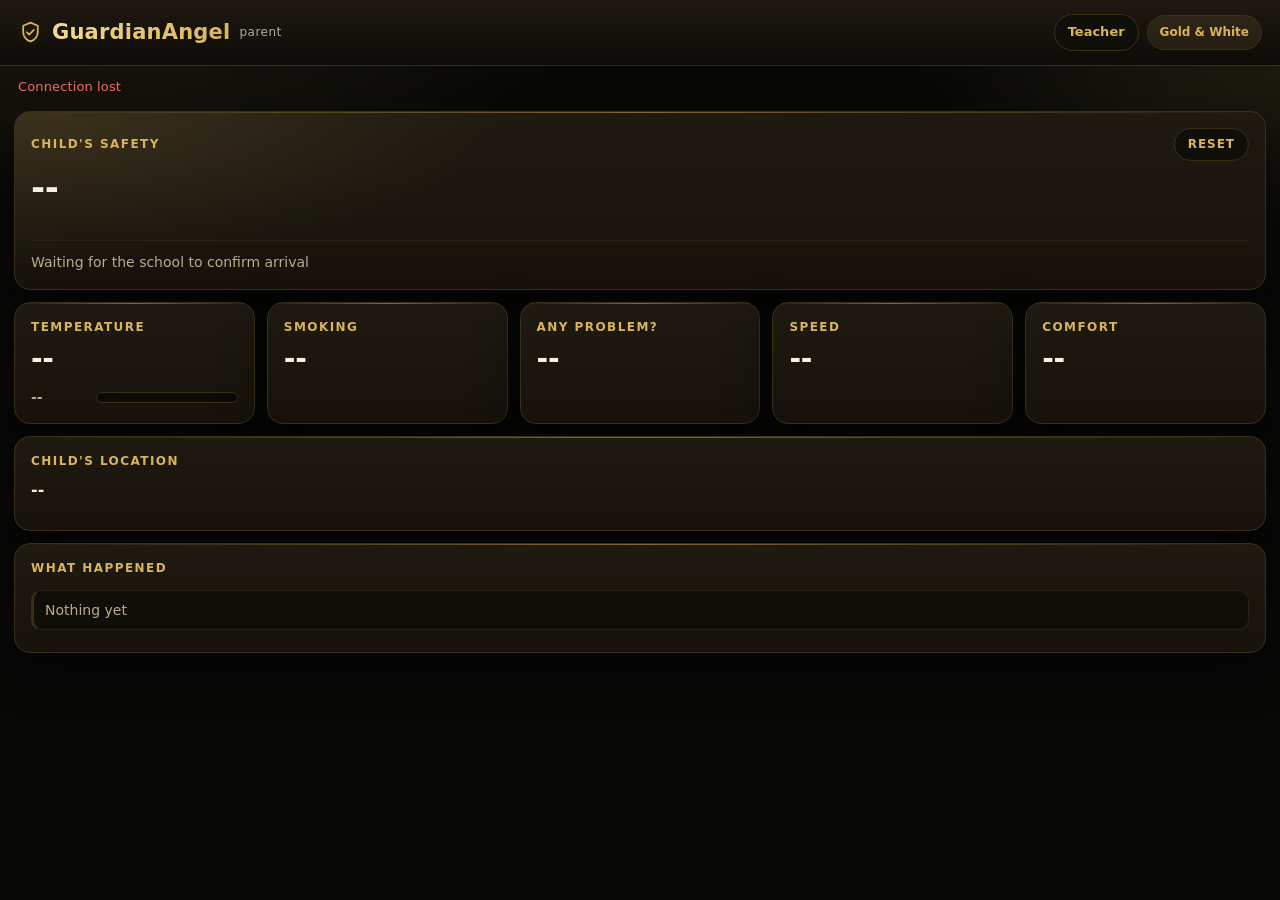
<file: data/index.html>
<!doctype html>
<html lang="en">
<head>
<meta charset="utf-8">
<meta name="viewport" content="width=device-width, initial-scale=1, viewport-fit=cover">
<meta name="theme-color" content="#080807">
<title>GuardianAngel Parent</title>
<link rel="stylesheet" href="css/style.css">
</head>
<body class="parent">
<header>
  <h1>
    <span class="logo" aria-hidden="true">
      <svg viewBox="0 0 24 24" width="25" height="25" fill="none" stroke="currentColor" stroke-width="1.7" stroke-linecap="round" stroke-linejoin="round">
        <path d="M12 2.5 19 5.5v5.7c0 4.6-2.9 7.8-7 9.3-4.1-1.5-7-4.7-7-9.3V5.5l7-3Z"/>
        <path d="m8.6 11.8 2.2 2.2 4.4-4.5"/>
      </svg>
    </span>
    <span class="brand-name">GuardianAngel</span>
    <span class="muted tag">parent</span>
  </h1>
  <nav>
    <a href="/teacher">Teacher</a>
    <button id="themeToggle" class="theme-toggle" type="button">Gold &amp; White</button>
  </nav>
</header>
<p id="link" class="status muted">Connecting&hellip;</p>
<div id="highAlert" class="high-alert" hidden>High Alert!</div>

<main class="grid">
  <div class="card wide hero">
    <div class="hero-top">
      <div class="label">Child's safety</div>
      <button id="resetTrip" class="reset-btn" type="button">RESET</button>
    </div>
    <p id="overall" class="v">--</p>
    <p id="overallSub" class="sub muted"></p>
    <p id="arrival" class="arrival">Waiting for the school to confirm arrival</p>
  </div>

  <div class="card wide" id="homeCard" hidden>
    <div class="label">Home arrival</div>
    <p id="homeStatus" class="v small">Your child has been sent back from school.</p>
    <button id="homeArrive" class="big-btn" type="button">Confirm my child reached home safely</button>
  </div>

  <div class="card">
    <div class="label">Temperature</div>
    <div id="temp" class="v">--</div>
    <div class="temprow">
      <span id="tempval" class="tempval">--</span>
      <div class="tempbar"><div id="tempfill" class="tempfill"></div></div>
    </div>
  </div>

  <div class="card">
    <div class="label">Smoking</div>
    <div id="smoke" class="v">--</div>
    <p id="smokeSub" class="sub muted"></p>
  </div>

  <div class="card">
    <div class="label">Any problem?</div>
    <div id="problem" class="v">--</div>
    <p id="problemSub" class="sub muted"></p>
  </div>

  <div class="card">
    <div class="label">Speed</div>
    <div id="speed" class="v">--</div>
    <p id="speedSub" class="sub muted"></p>
  </div>

  <div class="card">
    <div class="label">Comfort</div>
    <div id="comfort" class="v">--</div>
    <p id="comfortSub" class="sub muted"></p>
  </div>

  <div class="card wide">
    <div class="label">Child's location</div>
    <div id="location" class="v small">--</div>
    <p id="locationSub" class="muted"></p>
  </div>

  <div class="card wide">
    <div class="label">What happened</div>
    <ul class="alerts" id="alerts"><li class="muted">Nothing yet</li></ul>
  </div>
</main>

<script src="js/theme.js"></script>
<script src="js/app.js"></script>
</body>
</html>
</file>
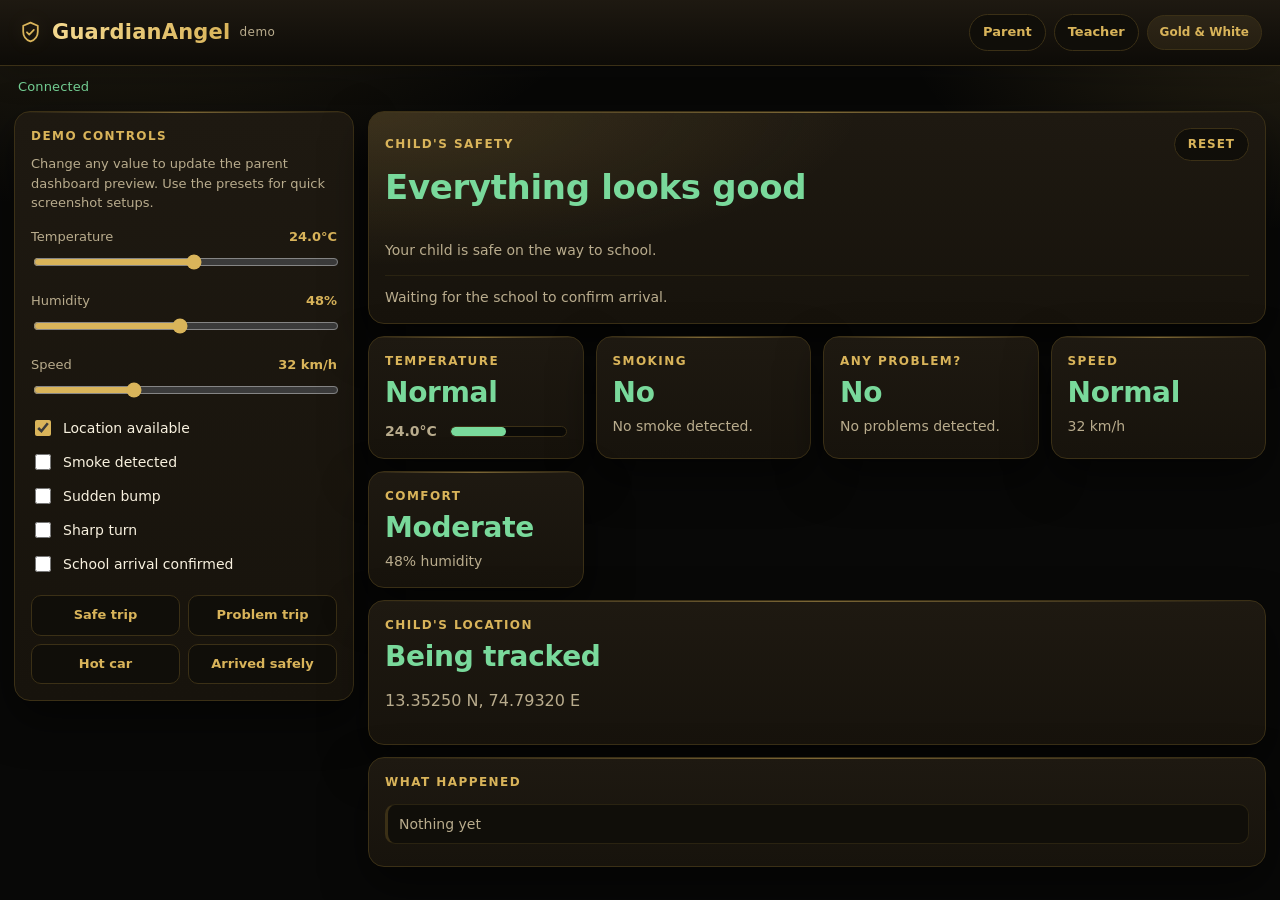
<file: data/demo.html>
<!doctype html>
<html lang="en">
<head>
<meta charset="utf-8">
<meta name="viewport" content="width=device-width, initial-scale=1, viewport-fit=cover">
<meta name="theme-color" content="#080807">
<title>GuardianAngel Demo</title>
<link rel="stylesheet" href="css/style.css">
</head>
<body class="demo">
<header>
  <h1>
    <span class="logo" aria-hidden="true">
      <svg viewBox="0 0 24 24" width="25" height="25" fill="none" stroke="currentColor" stroke-width="1.7" stroke-linecap="round" stroke-linejoin="round">
        <path d="M12 2.5 19 5.5v5.7c0 4.6-2.9 7.8-7 9.3-4.1-1.5-7-4.7-7-9.3V5.5l7-3Z"/>
        <path d="m8.6 11.8 2.2 2.2 4.4-4.5"/>
      </svg>
    </span>
    <span class="brand-name">GuardianAngel</span>
    <span class="muted tag">demo</span>
  </h1>
  <nav>
    <a href="/">Parent</a>
    <a href="/teacher">Teacher</a>
    <button id="themeToggle" class="theme-toggle" type="button">Gold &amp; White</button>
  </nav>
</header>
<p id="link" class="status muted">Connecting&hellip;</p>
<div id="highAlert" class="high-alert" hidden>High Alert!</div>

<main class="demo-layout">
  <aside class="card demo-controls">
    <div class="label">Demo controls</div>
    <p class="demo-note muted">Change any value to update the parent dashboard preview. Use the presets for quick screenshot setups.</p>

    <div class="control">
      <label for="tempIn">Temperature <b id="tempOut">24.0&deg;C</b></label>
      <input id="tempIn" type="range" min="-5" max="50" step="0.5" value="24">
    </div>

    <div class="control">
      <label for="humIn">Humidity <b id="humOut">48%</b></label>
      <input id="humIn" type="range" min="0" max="100" step="1" value="48">
    </div>

    <div class="control">
      <label for="speedIn">Speed <b id="speedOut">32 km/h</b></label>
      <input id="speedIn" type="range" min="0" max="100" step="1" value="32">
    </div>

    <label class="check"><input id="gpsIn" type="checkbox" checked> Location available</label>
    <label class="check"><input id="smokeIn" type="checkbox"> Smoke detected</label>
    <label class="check"><input id="bumpIn" type="checkbox"> Sudden bump</label>
    <label class="check"><input id="turnIn" type="checkbox"> Sharp turn</label>
    <label class="check"><input id="arrivedIn" type="checkbox"> School arrival confirmed</label>

    <div class="demo-actions">
      <button type="button" data-preset="safe">Safe trip</button>
      <button type="button" data-preset="problem">Problem trip</button>
      <button type="button" data-preset="hot">Hot car</button>
      <button type="button" data-preset="arrived">Arrived safely</button>
    </div>
  </aside>

  <section class="demo-preview">
    <div class="grid">
      <div class="card wide hero">
        <div class="hero-top">
          <div class="label">Child's safety</div>
          <button id="resetTrip" class="reset-btn" type="button">RESET</button>
        </div>
        <p id="overall" class="v">--</p>
        <p id="overallSub" class="sub muted"></p>
        <p id="arrival" class="arrival">Waiting for the school to confirm arrival</p>
      </div>

      <div class="card wide" id="homeCard" hidden>
        <div class="label">Home arrival</div>
        <p id="homeStatus" class="v small">Your child has been sent back from school.</p>
        <button id="homeArrive" class="big-btn" type="button">Confirm my child reached home safely</button>
      </div>

      <div class="card">
        <div class="label">Temperature</div>
        <div id="temp" class="v">--</div>
        <div class="temprow">
          <span id="tempval" class="tempval">--</span>
          <div class="tempbar"><div id="tempfill" class="tempfill"></div></div>
        </div>
      </div>

      <div class="card">
        <div class="label">Smoking</div>
        <div id="smoke" class="v">--</div>
        <p id="smokeSub" class="sub muted"></p>
      </div>

      <div class="card">
        <div class="label">Any problem?</div>
        <div id="problem" class="v">--</div>
        <p id="problemSub" class="sub muted"></p>
      </div>

      <div class="card">
        <div class="label">Speed</div>
        <div id="speed" class="v">--</div>
        <p id="speedSub" class="sub muted"></p>
      </div>

      <div class="card">
        <div class="label">Comfort</div>
        <div id="comfort" class="v">--</div>
        <p id="comfortSub" class="sub muted"></p>
      </div>

      <div class="card wide">
        <div class="label">Child's location</div>
        <div id="location" class="v small">--</div>
        <p id="locationSub" class="muted"></p>
      </div>

      <div class="card wide">
        <div class="label">What happened</div>
        <ul class="alerts" id="alerts"><li class="muted">Nothing yet</li></ul>
      </div>
    </div>
  </section>
</main>

<script src="js/theme.js"></script>
<script src="js/demo.js"></script>
<script src="js/app.js"></script>
</body>
</html>
</file>
<file: data/css/style.css>
:root{
  --bg:#080807; --bg2:#0d0b07;
  --card:#17130c; --card2:#1e1911;
  --panel:#100e09; --input:#0b0a07;
  --line:#3b3016; --line2:#2a2311;
  --fg:#f8f1df; --muted:#b9ac8d;
  --gold:#d9b45a; --gold2:#f4d98f; --gold-deep:#8f6d22;
  --ok:#79d99b; --bad:#ff7070; --warn:#ffc45c;
  --shadow:0 18px 44px rgba(0,0,0,.5);
  --glow:rgba(217,180,90,.16);
  --soft:rgba(217,180,90,.10);
}
body.light{
  --bg:#fbf7ee; --bg2:#f4ecda;
  --card:#ffffff; --card2:#fffdf8;
  --panel:#fbf5e8; --input:#fffdf8;
  --line:#dfd0ac; --line2:#eee3c8;
  --fg:#1b170f; --muted:#6d634d;
  --gold:#8b671b; --gold2:#a77c24; --gold-deep:#6d4f0f;
  --ok:#1f8a4c; --bad:#c53b3b; --warn:#a86700;
  --shadow:0 18px 44px rgba(94,72,20,.14);
  --glow:rgba(139,103,27,.12);
  --soft:rgba(139,103,27,.10);
}
*{box-sizing:border-box}
html{-webkit-text-size-adjust:100%}
body{
  margin:0; min-height:100vh;
  font:16px/1.45 system-ui,-apple-system,Segoe UI,Roboto,Arial,sans-serif;
  color:var(--fg);
  background:
    radial-gradient(900px 500px at 8% -10%, var(--glow), transparent 60%),
    radial-gradient(700px 420px at 100% 0%, var(--glow), transparent 55%),
    var(--bg);
  padding-bottom:env(safe-area-inset-bottom);
}

header{
  position:sticky; top:0; z-index:20;
  display:flex; align-items:center; justify-content:space-between; gap:12px; flex-wrap:wrap;
  padding:14px 18px;
  background:linear-gradient(180deg,var(--card2),var(--bg2));
  border-bottom:1px solid var(--line);
  box-shadow:0 10px 30px rgba(0,0,0,.18);
  backdrop-filter:blur(10px);
}
h1{
  display:flex; align-items:center; gap:9px; flex-wrap:wrap;
  margin:0; font-size:21px; font-weight:800; letter-spacing:.01em;
}
.logo{
  display:inline-flex; color:var(--gold);
  filter:drop-shadow(0 0 9px var(--glow));
}
.logo svg{display:block}
.brand-name{
  background:linear-gradient(90deg,var(--gold2),var(--gold));
  -webkit-background-clip:text; background-clip:text;
  color:transparent; -webkit-text-fill-color:transparent;
}
.tag{font-size:12px; font-weight:500; letter-spacing:.04em}
nav{display:flex; align-items:center; gap:8px; flex-wrap:wrap}
nav a{
  color:var(--gold); text-decoration:none; font-weight:700; font-size:13px;
  padding:8px 13px; border:1px solid var(--line); border-radius:999px;
  background:var(--panel);
}
nav a:hover{background:var(--gold); color:var(--bg); border-color:var(--gold)}
.theme-toggle{
  border:1px solid var(--line); background:var(--soft); color:var(--gold);
  border-radius:999px; padding:8px 12px; font:inherit; font-size:12px;
  font-weight:700; cursor:pointer;
}
.theme-toggle:hover{border-color:var(--gold); background:var(--panel)}
.status{padding:12px 18px 0; margin:0; font-size:13px; letter-spacing:.01em}
.status.ok{color:var(--ok)}
.status.bad{color:var(--bad)}
.high-alert{
  display:flex; align-items:center; gap:11px;
  margin:12px 18px 0; padding:12px 16px;
  border:1px solid var(--bad); border-radius:12px;
  background:linear-gradient(135deg, rgba(255,112,112,.24), rgba(255,112,112,.08));
  color:var(--bad); font-size:18px; font-weight:900;
  letter-spacing:.07em; text-transform:uppercase;
  animation:highAlertPulse 1s ease-in-out infinite;
}
.high-alert::before{
  content:"!";
  display:grid; place-items:center; flex:0 0 auto;
  width:22px; height:22px; border-radius:50%;
  background:var(--bad); color:var(--bg);
  font-size:14px; font-weight:900; letter-spacing:0;
}
@keyframes highAlertPulse{
  0%,100%{box-shadow:0 0 0 rgba(255,112,112,0)}
  50%{box-shadow:0 0 22px rgba(255,112,112,.45)}
}

.grid{
  display:grid; gap:12px; padding:14px;
  grid-template-columns:repeat(auto-fit,minmax(160px,1fr));
}
@media(min-width:720px){ .grid{grid-template-columns:repeat(auto-fit,minmax(210px,1fr))} }

.card{
  position:relative; overflow:hidden;
  background:linear-gradient(180deg,var(--card2),var(--card));
  border:1px solid var(--line); border-radius:16px;
  padding:16px; min-width:0;
  box-shadow:var(--shadow);
}
.card::before{
  content:""; position:absolute; inset:0 0 auto 0; height:1px;
  background:linear-gradient(90deg,transparent,var(--gold),transparent);
  opacity:.5;
}
.hero{
  background:
    radial-gradient(700px 220px at 0% 0%, var(--glow), transparent 70%),
    linear-gradient(180deg,var(--card2),var(--card));
}
.wide{grid-column:1/-1}
.label{
  color:var(--gold); font-size:12px; text-transform:uppercase;
  letter-spacing:.12em; font-weight:700;
}
.v{
  font-size:28px; font-weight:800; margin-top:8px; line-height:1.1;
  letter-spacing:-.01em; word-break:break-word; font-variant-numeric:tabular-nums;
}
.v.small{font-size:16px; font-weight:600; margin:10px 0 4px; letter-spacing:0}
.unit{color:var(--muted); font-size:13px}
.muted{color:var(--muted)}
.ok{color:var(--ok)} .bad{color:var(--bad)} .warn{color:var(--warn)}

.tagp{display:inline-block; padding:3px 9px; border-radius:999px; font-size:13px; font-weight:700}
.tagp.ok{background:rgba(121,217,155,.14); color:var(--ok)}
.tagp.bad{background:rgba(255,112,112,.14); color:var(--bad)}
.tagp.warn{background:rgba(255,196,92,.14); color:var(--warn)}

.kv{display:flex; justify-content:space-between; gap:12px; margin:6px 0; font-size:14px; color:var(--muted)}
.kv b{color:var(--fg); font-variant-numeric:tabular-nums}
.flags{display:flex; flex-wrap:wrap; gap:8px; margin-top:10px}
.flags .tagp{background:var(--panel)}

ul.alerts{list-style:none; margin:12px 0 0; padding:0}
ul.alerts li{
  display:flex; gap:10px; align-items:baseline;
  padding:9px 11px; margin:6px 0; border-radius:10px;
  background:var(--panel); border:1px solid var(--line2); border-left:3px solid var(--line);
  font-size:14px;
}
ul.alerts li.sev2{border-left-color:var(--bad)}
ul.alerts li.sev1{border-left-color:var(--warn)}
ul.alerts li .t{
  color:var(--muted); font-variant-numeric:tabular-nums;
  font-size:12px; min-width:52px;
}

.bars{display:flex; align-items:flex-end; gap:3px; height:70px; margin-top:10px}
.bars .bar{flex:1; background:linear-gradient(180deg,var(--gold2),var(--gold-deep)); border-radius:3px 3px 0 0; min-height:2px}
.bars.yaw .bar{background:linear-gradient(180deg,var(--warn),var(--gold-deep))}
.empty{color:var(--muted); font-size:14px}

.hero-top{display:flex; align-items:center; justify-content:space-between; gap:12px}
.hero .v{font-size:34px}
.reset-btn{
  border:1px solid var(--line); background:var(--panel); color:var(--gold);
  border-radius:999px; padding:7px 13px; font:inherit; font-size:12px;
  font-weight:800; letter-spacing:.08em; cursor:pointer;
}
.reset-btn:hover{border-color:var(--gold); background:var(--soft)}
.reset-btn:disabled{opacity:.45; cursor:default}
.sub{font-size:14px; margin:7px 0 0}
.arrival{
  margin:14px 0 0; padding-top:11px; border-top:1px solid var(--line2);
  font-size:14px; color:var(--muted);
}
.arrival.ok{color:var(--ok)}
.arrival.warn{color:var(--warn)}
.temprow{display:flex; align-items:center; gap:11px; margin-top:12px}
.tempval{
  min-width:54px; font-size:14px; font-weight:600; color:var(--muted);
  font-variant-numeric:tabular-nums;
}
.tempbar{
  flex:1; height:11px; overflow:hidden;
  background:var(--input); border:1px solid var(--line); border-radius:999px;
}
.tempfill{
  width:0; height:100%; border-radius:999px; background:var(--muted);
}
.tempfill.ok{background:var(--ok)}
.tempfill.warn{background:var(--warn)}
.tempfill.bad{background:var(--bad)}

.teacher-main{display:flex; justify-content:center; padding:34px 16px}
.teacher-card{
  width:100%; max-width:540px; padding:40px 24px; text-align:center;
  background:
    radial-gradient(420px 220px at 50% 0%, var(--glow), transparent 70%),
    linear-gradient(180deg,var(--card2),var(--card));
}
.teacher-status{margin:20px 0 28px; font-size:28px; font-weight:800; line-height:1.25}
.teacher-card.safe .teacher-status{color:var(--ok)}
.big-btn{
  width:100%; padding:17px 18px; border:0; border-radius:13px;
  background:linear-gradient(135deg,var(--gold2),var(--gold));
  color:var(--bg); font:inherit; font-size:17px; font-weight:800;
  cursor:pointer; box-shadow:0 12px 30px var(--glow);
}
.big-btn:active{filter:brightness(.94)}
.big-btn:disabled{opacity:.45; cursor:default}
.big-btn + .big-btn{margin-top:10px}
.big-btn.secondary{
  background:var(--panel); color:var(--gold);
  border:1px solid var(--line); box-shadow:none;
}
.big-btn.secondary:hover{border-color:var(--gold); background:var(--soft)}
[hidden]{display:none !important}

.demo-layout{
  display:grid; gap:14px; padding:14px; align-items:start;
  grid-template-columns:minmax(280px,340px) minmax(0,1fr);
}
@media(max-width:840px){
  .demo-layout{grid-template-columns:1fr}
  .demo-controls{position:static; max-height:none}
}
.demo-controls{
  position:sticky; top:84px; max-height:calc(100vh - 104px); overflow:auto;
}
.demo-note{font-size:13px; margin:9px 0 4px; line-height:1.5}
.control{margin-top:15px}
.control label{
  display:flex; justify-content:space-between; align-items:baseline; gap:12px;
  font-size:13px; color:var(--muted);
}
.control b{color:var(--gold); font-variant-numeric:tabular-nums}
.demo-controls input[type=range]{
  width:100%; margin-top:8px; accent-color:var(--gold); cursor:pointer;
}
.check{
  display:flex; align-items:center; gap:9px; margin-top:12px;
  font-size:14px; color:var(--fg); cursor:pointer;
}
.check input{width:16px; height:16px; accent-color:var(--gold); cursor:pointer}
.demo-actions{display:grid; grid-template-columns:1fr 1fr; gap:8px; margin-top:20px}
.demo-actions button{
  border:1px solid var(--line); background:var(--panel); color:var(--gold);
  padding:10px 8px; border-radius:10px; font:inherit; font-size:13px;
  font-weight:700; cursor:pointer;
}
.demo-actions button:hover{border-color:var(--gold); background:var(--soft)}
.demo-preview .grid{padding:0}
</file>
